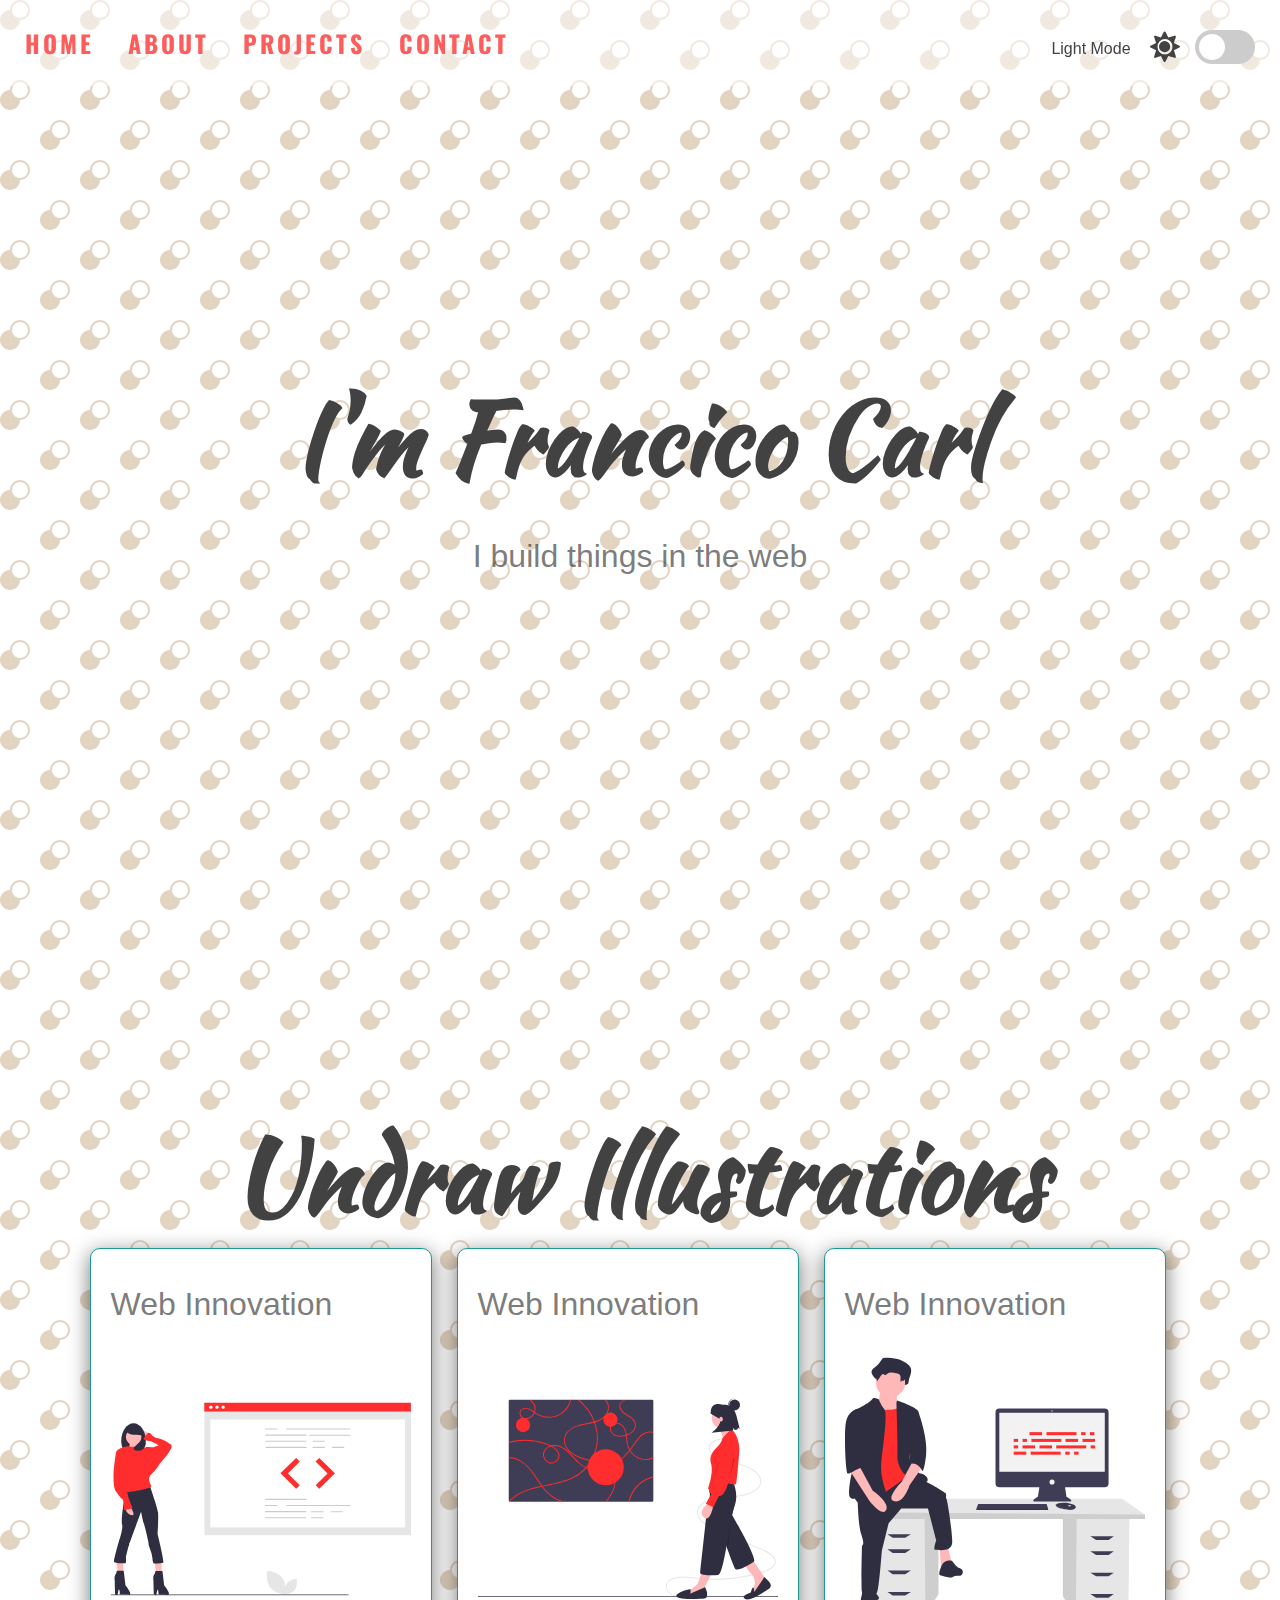
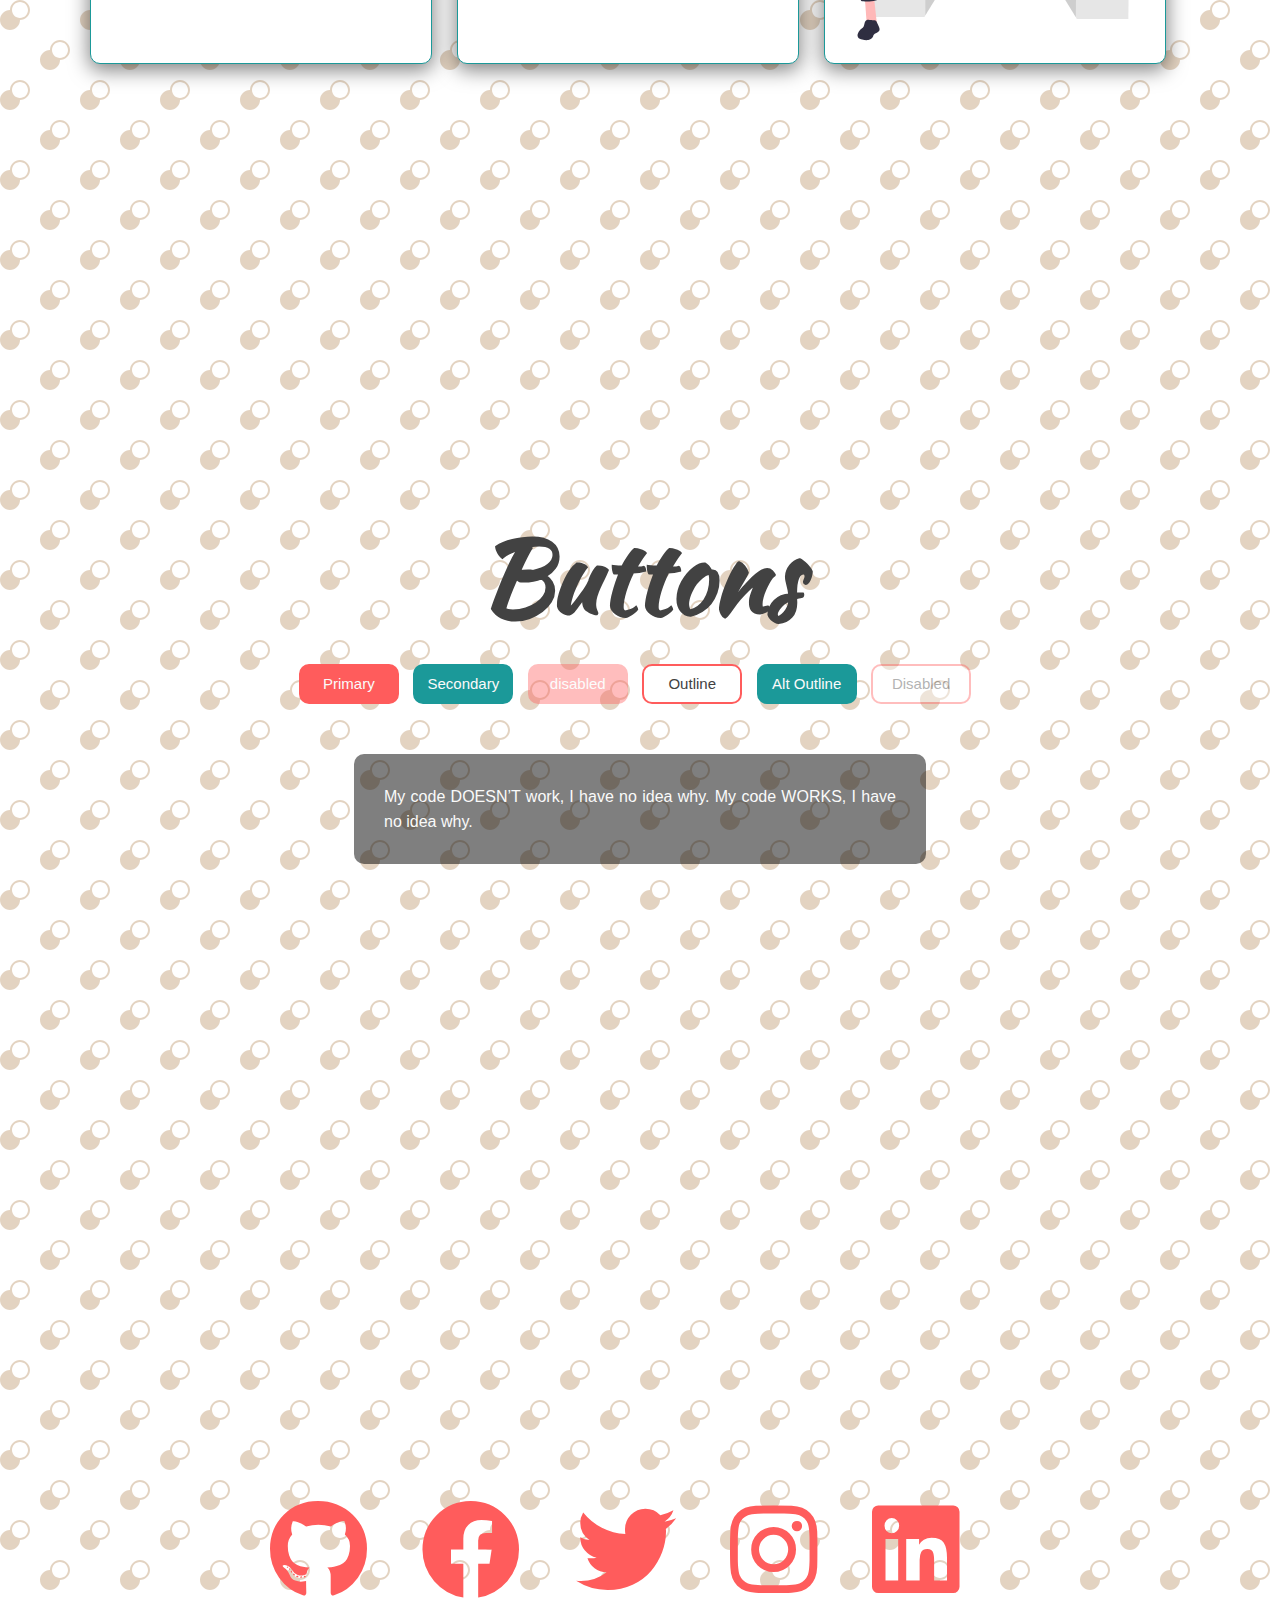
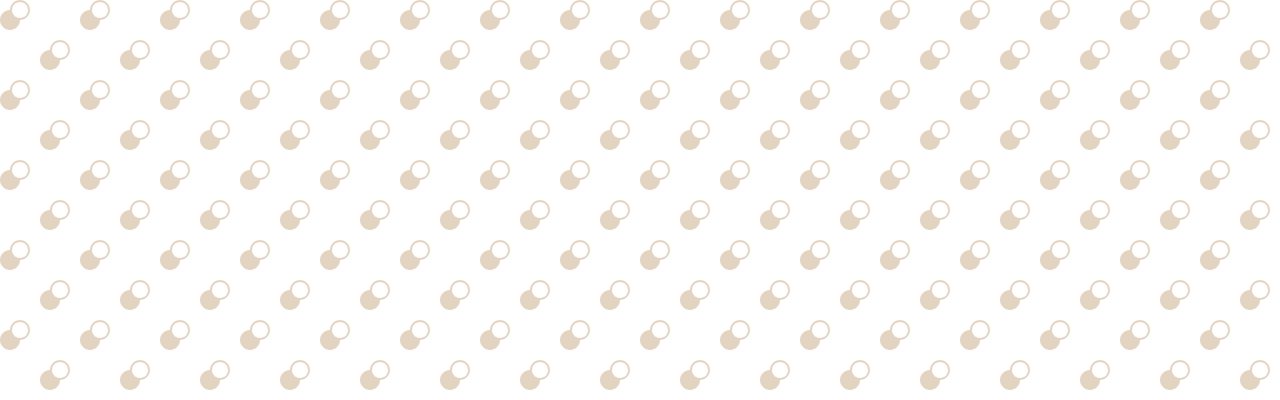
<file: Light-Dark Mode/index.html>
<!DOCTYPE html>
<html lang="en">
<head>
    <meta charset="UTF-8">
    <meta name="viewport" content="width=device-width, initial-scale=1.0">
    <title>Nocturnal</title>
    <link rel="stylesheet" href="https://cdnjs.cloudflare.com/ajax/libs/font-awesome/5.10.2/css/all.min.css"/>
    <link rel="stylesheet" href="style.css">
    <script defer src="script.js"></script>
</head>
<body>

<!-- Dark mode -->
<div class="theme-switch-wrapper">
     <span id="toggle-icon">
        <span class="toggle-text">Light Mode</span>
        <i class="pivot fas fa-sun"></i>
     </span>
     <label class="theme-switch">
        <input type="checkbox">
        <div class="slider round"></div>
     </label>
</div>

<!-- Nav -->
<nav id="main-nav">
    <a href="#home">Home</a>
    <a href="#about">About</a>
    <a href="#projects">Projects</a>
    <a href="#contact">Contact</a>
</nav>

<!-- home -->
<section id="home">
    <div class="title-group">
        <h1>I'm Francico Carl</h1>
        <h2>I build things in the web</h2>
    </div>
</section>

<!-- about -->
<section id="about">
    <h1>Undraw Illustrations</h1>
    <div class="about-container">
        
        <div class="image-container">
            <h2>Web Innovation</h2>
            <img src="img/undraw_proud_coder_light.svg" alt="Proud_coder" id="img1">
        </div>
    <div class="about-container">

        <div class="image-container">
            <h2>Web Innovation</h2>
            <img src="img/undraw_conceptual_idea_light.svg" alt="Proud_coder" id="img2">
        </div>
    <div class="about-container">

        <div class="image-container">
            <h2>Web Innovation</h2>
            <img src="img/undraw_feeling_proud_light.svg" alt="Proud_coder" id="img3">
        </div>
    </div>

</section>

<!-- projects -->
<section id="projects">

    <h1>Buttons</h1>
    <div class="buttons">
        <button class="primary">Primary</button>
        <button class="secondary">Secondary</button>
        <button class="primary" disabled>disabled</button>
        <button class="outline">Outline</button>
        <button class="secondary">Alt Outline</button>
        <button class="outline" disabled>Disabled</button>
    </div>

    <div class="text-box" id="text-box">
        <p>My code DOESN’T work, I have no idea why. My code WORKS, I have no idea why.</p>
    </div>

</section>

<!-- contact -->
<section id="contact">
    <div class="social-icons">
        <i class="fab fa-brands fa-github"></i>
        <i class="fab fa-brands fa-facebook"></i>
        <i class="fab fa-brands fa-twitter"></i>
        <i class="fab fa-brands fa-instagram"></i>
        <i class="fab fa-brands fa-linkedin"></i>
    </div>
</section>

</body>
</html>
</file>
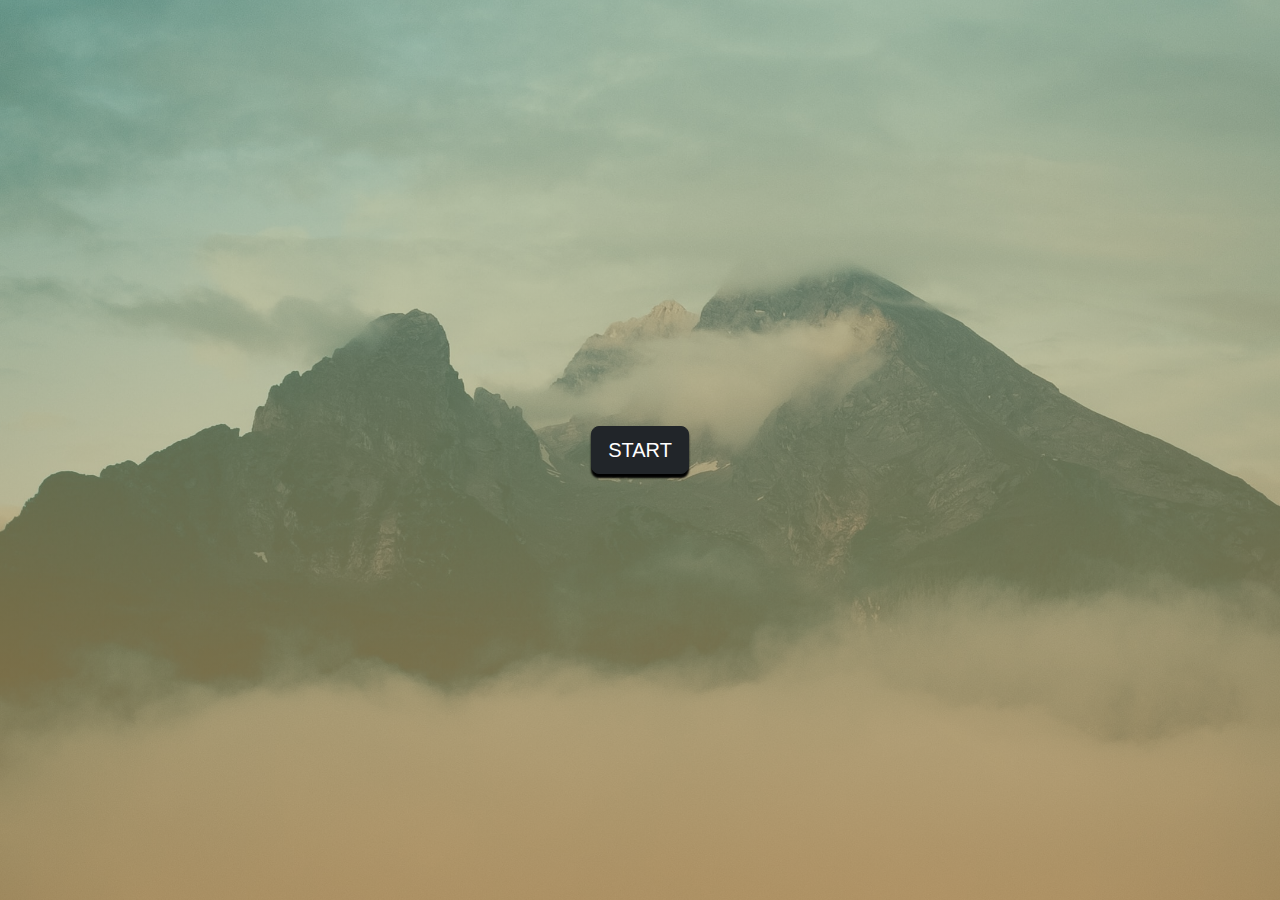
<file: picture-in-picture/index.html>
<!DOCTYPE html>
<html lang="en">
<head>
    <meta charset="UTF-8">
    <meta http-equiv="X-UA-Compatible" content="IE=edge">
    <meta name="viewport" content="width=device-width, initial-scale=1.0">
    <title>Floating window</title>
    <link rel="stylesheet" href="https://cdn.jsdelivr.net/npm/bootstrap@5.2.1/dist/css/bootstrap.min.css">
    <link rel="stylesheet" href="style.css">

    
</head>
<body>

<!-- Video -->
<video id="video" controls height="360" width="640" hidden></video>
<!-- Button -->
<div class="button-container">
    <button class="mod btn btn-dark btn-lg" id="button">START</button>
</div>

<script defer src="app.js"></script>

    
</body>
</html>
</file>
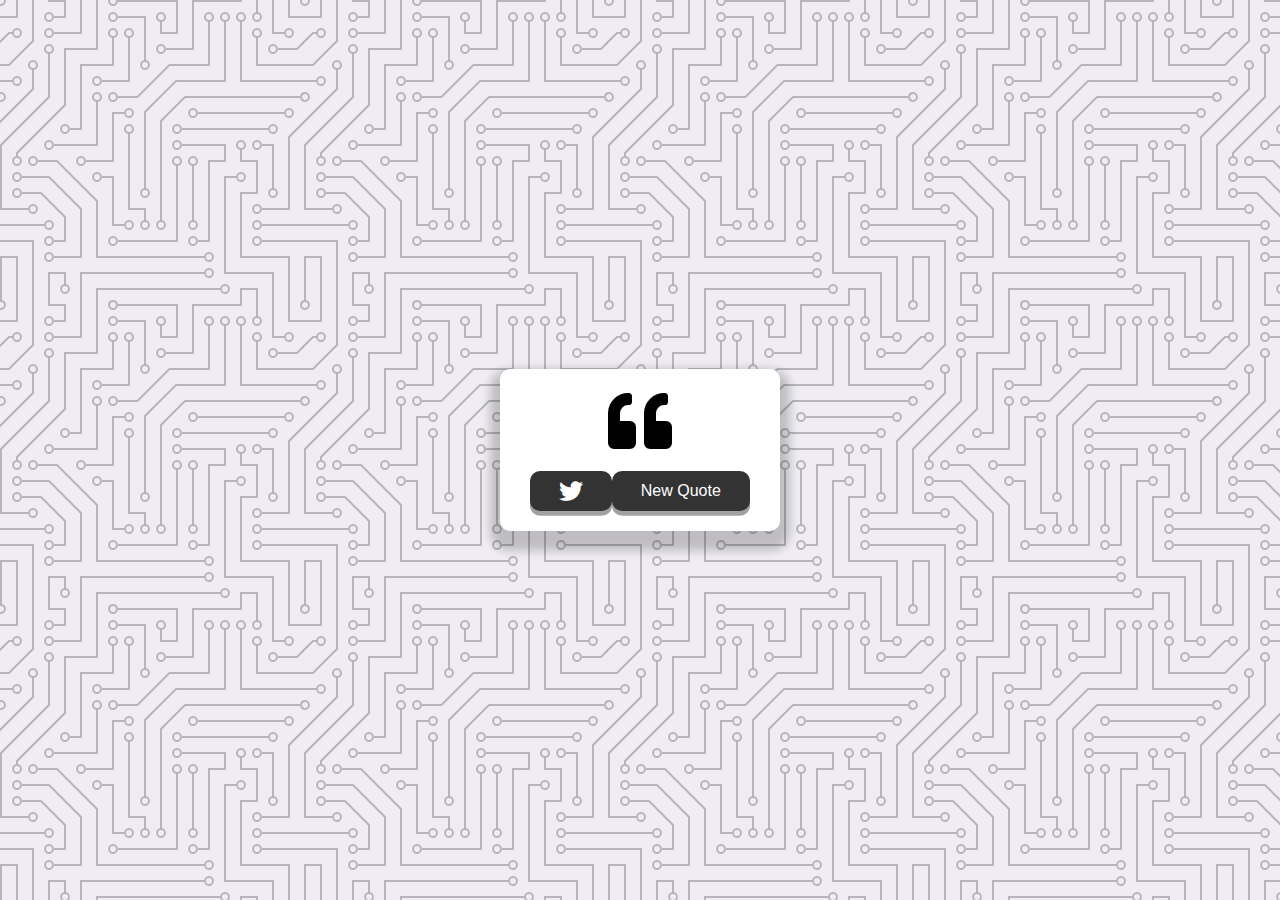
<file: quote-generator/index.html>
<!DOCTYPE html>
<html lang="en">
<head>
    <meta charset="UTF-8">
    <meta name="viewport" content="width=device-width, initial-scale=1.0">
    <title>Quotes</title>
    <link rel="icon" type="image/png" href="favicon.png">
    <link rel="stylesheet" href="https://cdnjs.cloudflare.com/ajax/libs/font-awesome/5.10.2/css/all.min.css"/>
    <link rel="stylesheet" href="style.css">
</head>
<body>

    <div class="q-container" id="q-container">
        

        <!-- quote  -->
        <div class="q-text">

            <i class="fas fa-quote-left"></i>
            <span id="quote"></span>
        </div>

        <!-- author -->
        <div class="q-author">
            <span id="author"></span>
        </div>

        <!-- Buttons -->

        <div class="btn-container">

            <button class="twitter-button" id="twitter" title="Tweet This">

                <i class="fab fa-twitter"></i>

            </button>


            <button id="new-q">New Quote</button>


        </div>

    </div>
    </div>
    <!-- Script -->
    <script src="script.js"></script>
</body>
</html>
</file>
<file: Light-Dark Mode/style.css>
@import url('https://fonts.googleapis.com/css2?family=Amatic+SC:wght@400;700&family=Comfortaa:wght@300&family=Kaushan+Script&family=Oswald&display=swap');

:root {
  --primary-color: rgb(255, 92, 92);
  --primary-variant: #ff2d2d;
  --secondary-color: #1b9999;
  --on-primary: rgb(250, 250, 250);
  --on-background: rgb(66, 66, 66);
  --on-background-alt: rgba(66, 66, 66, 0.7);
  --background: rgb(255, 255, 255);
  --box-shadow: 0 5px 20px 1px rgba(0, 0, 0, 0.5);
}

[data-theme="dark"] {
  --primary-color: rgb(150, 65, 255);
  --primary-variant: #6c63ff;
  --secondary-color: #03dac5;
  --on-primary: #000;
  --on-background: rgba(255, 255, 255, 0.9);
  --on-background-alt: rgba(255, 255, 255, 0.7);
  --background: #121212;
}

html {
  box-sizing: border-box;
  scroll-behavior: smooth;
}

body {
  margin: 0;
  font-family: Comforta, sans-serif;
  color: var(--on-background);
  background-color: var(--background);
  background-image: url("data:image/svg+xml,%3Csvg width='80' height='80' viewBox='0 0 80 80' xmlns='http://www.w3.org/2000/svg'%3E%3Cg fill='none' fill-rule='evenodd'%3E%3Cg fill='%23b99264' fill-opacity='0.4'%3E%3Cpath d='M50 50c0-5.523 4.477-10 10-10s10 4.477 10 10-4.477 10-10 10c0 5.523-4.477 10-10 10s-10-4.477-10-10 4.477-10 10-10zM10 10c0-5.523 4.477-10 10-10s10 4.477 10 10-4.477 10-10 10c0 5.523-4.477 10-10 10S0 25.523 0 20s4.477-10 10-10zm10 8c4.418 0 8-3.582 8-8s-3.582-8-8-8-8 3.582-8 8 3.582 8 8 8zm40 40c4.418 0 8-3.582 8-8s-3.582-8-8-8-8 3.582-8 8 3.582 8 8 8z' /%3E%3C/g%3E%3C/g%3E%3C/svg%3E");
  }

section {
  min-height: 100vh;
  display: flex;
  justify-content: center;
  align-items: center;
  flex-direction: column;
}

h1 {
  font-size: 100px;
  margin-bottom: 0;
  font-family: Kaushan Script, sans-serif;
}

h2 {
  font-size: 32px;
  font-weight: normal;
  color: var(--on-background-alt);
}

/* Navigation */
nav {
  z-index: 10;
  position: fixed;
  font-size: 24px;
  letter-spacing: 3px;
  padding: 25px;
  width: 100vw;
  background: rgb(255 255 255 / 50%);
  font-family: Oswald, sans-serif;
}

a {
  margin-right: 25px;
  color: var(--primary-color);
  text-decoration: none;
  border-bottom: 3px solid transparent;
  font-weight: bold;
  text-transform: uppercase ;
}

a:hover,
a:focus {
  color: var(--on-background);
  border-bottom: 3px solid;
}

/* Home Section */
.title-group {
  text-align: center;
}

/* About Section */
.about-container {
  display: flex;
}

.image-container {
  border: 1px solid var(--secondary-color);
  border-radius: 10px;
  padding: 10px 20px;
  margin-right: 25px;
  width: auto;
  background: var(--background);
  box-shadow: var(--box-shadow);
}

img {
  height: 300px;
  width: 300px;
}

/* Projects Section */
.buttons {
  margin-top: 15px;
  margin-bottom: 50px;
}

button {
  min-width: 100px;
  height: 40px;
  cursor: pointer;
  border-radius: 10px;
  margin-right: 10px;
  border: 2px solid var(--primary-color);
  font-size: 15px;
  outline: none;
}

button:disabled {
  opacity: 0.4;
  cursor: default;
}

button:hover:not(.outline) {
  filter: brightness(110%);
}

.primary {
  background: var(--primary-color);
  color: var(--on-primary);
}

.secondary {
  border: 2px solid var(--secondary-color);
}

.secondary,
.secondary:hover,
.outline.secondary:hover {
  background: var(--secondary-color);
  color: var(--on-primary);
}

.outline {
  background: var(--background);
  color: var(--on-background);
}

.outline:hover {
  background: var(--primary-color);
  color: var(--on-primary);
}

.text-box {
  width: 40%;
  text-align: justify;
  background: rgb(0 0 0 / 50%);
  color: var(--on-primary);
  border-radius: 10px;
  padding: 30px;
}

p {
  margin: 0;
  line-height: 25px;
}

/* Contact Section */
.fab {
  font-size: 100px;
  margin-right: 50px;
  cursor: pointer;
  color: var(--primary-color);
}

.fab:hover {
  color: var(--on-background);
}

/* Dark Mode Toggle */
.theme-switch-wrapper {
  display: flex;
  align-items: center;
  z-index: 100;
  position: fixed;
  right: 25px;
  top: 30px;
}

.theme-switch-wrapper span {
  margin-right: 10px;
  font-size: 1rem;
}

.toggle-text {
  position: relative;
  top: -4px;
  right: 5px;
  color: var(--on-background);
}

.theme-switch {
  display: inline-block;
  height: 34px;
  position: relative;
  width: 60px;
}

.theme-switch input {
  display: none;
}

.slider {
  background: #ccc;
  bottom: 0;
  cursor: pointer;
  left: 0;
  position: absolute;
  right: 0;
  top: 0;
  transition: 0.4s;
}

.slider::before {
  background: #fff;
  bottom: 4px;
  content: "";
  height: 26px;
  left: 4px;
  position: absolute;
  transition: 0.4s;
  width: 26px;
}

input:checked + .slider {
  background: var(--primary-color);
}

input:checked + .slider::before {
  transform: translateX(26px);
}

.slider.round {
  border-radius: 34px;
}

.slider.round::before {
  border-radius: 50%;
}

.fas {
  font-size: 30px;
  margin-right: 5px;
}
</file>
<file: picture-in-picture/style.css>
@import url('https://fonts.googleapis.com/css2?family=Amatic+SC:wght@400;700&display=swap');

/* BOILER */
html{
    box-sizing: border-box;
}

body{
    margin: 0;
    height: 100vh;
    overflow: hidden;
    background: linear-gradient(rgba(96, 172, 120, 0.4),rgba(189, 148, 81, 0.7)), url('bg.jpg') ;
    background-repeat: no-repeat;
    background-size:cover;
    background-position-y:20%;
    display: flex;
    justify-content: center;
    align-items: center;
    font-family: Amatic,sans-serif;
}

/* ***************** */


.button-container .mod{

    box-shadow: 0 0.2rem 2px rgb(0, 0, 0);
}

.button-container .mod:active{

    transform: translateY(0.3rem);
    box-shadow: 0 0 rgba(255, 255, 254, 0);
}
</file>
<file: quote-generator/style.css>
@import url('https://fonts.googleapis.com/css2?family=Montserrat:ital,wght@0,300;0,500;1,700&display=swap');


html {
  box-sizing: border-box;
}

body{
  margin: 0;
  background-color: #efedf3;
  background-image: url("data:image/svg+xml,%3Csvg xmlns='http://www.w3.org/2000/svg' viewBox='0 0 304 304' width='304' height='304'%3E%3Cpath fill='%23050505' fill-opacity='0.24' d='M44.1 224a5 5 0 1 1 0 2H0v-2h44.1zm160 48a5 5 0 1 1 0 2H82v-2h122.1zm57.8-46a5 5 0 1 1 0-2H304v2h-42.1zm0 16a5 5 0 1 1 0-2H304v2h-42.1zm6.2-114a5 5 0 1 1 0 2h-86.2a5 5 0 1 1 0-2h86.2zm-256-48a5 5 0 1 1 0 2H0v-2h12.1zm185.8 34a5 5 0 1 1 0-2h86.2a5 5 0 1 1 0 2h-86.2zM258 12.1a5 5 0 1 1-2 0V0h2v12.1zm-64 208a5 5 0 1 1-2 0v-54.2a5 5 0 1 1 2 0v54.2zm48-198.2V80h62v2h-64V21.9a5 5 0 1 1 2 0zm16 16V64h46v2h-48V37.9a5 5 0 1 1 2 0zm-128 96V208h16v12.1a5 5 0 1 1-2 0V210h-16v-76.1a5 5 0 1 1 2 0zm-5.9-21.9a5 5 0 1 1 0 2H114v48H85.9a5 5 0 1 1 0-2H112v-48h12.1zm-6.2 130a5 5 0 1 1 0-2H176v-74.1a5 5 0 1 1 2 0V242h-60.1zm-16-64a5 5 0 1 1 0-2H114v48h10.1a5 5 0 1 1 0 2H112v-48h-10.1zM66 284.1a5 5 0 1 1-2 0V274H50v30h-2v-32h18v12.1zM236.1 176a5 5 0 1 1 0 2H226v94h48v32h-2v-30h-48v-98h12.1zm25.8-30a5 5 0 1 1 0-2H274v44.1a5 5 0 1 1-2 0V146h-10.1zm-64 96a5 5 0 1 1 0-2H208v-80h16v-14h-42.1a5 5 0 1 1 0-2H226v18h-16v80h-12.1zm86.2-210a5 5 0 1 1 0 2H272V0h2v32h10.1zM98 101.9V146H53.9a5 5 0 1 1 0-2H96v-42.1a5 5 0 1 1 2 0zM53.9 34a5 5 0 1 1 0-2H80V0h2v34H53.9zm60.1 3.9V66H82v64H69.9a5 5 0 1 1 0-2H80V64h32V37.9a5 5 0 1 1 2 0zM101.9 82a5 5 0 1 1 0-2H128V37.9a5 5 0 1 1 2 0V82h-28.1zm16-64a5 5 0 1 1 0-2H146v44.1a5 5 0 1 1-2 0V18h-26.1zm102.2 270a5 5 0 1 1 0 2H98v14h-2v-16h124.1zM242 149.9V160h16v34h-16v62h48v48h-2v-46h-48v-66h16v-30h-16v-12.1a5 5 0 1 1 2 0zM53.9 18a5 5 0 1 1 0-2H64V2H48V0h18v18H53.9zm112 32a5 5 0 1 1 0-2H192V0h50v2h-48v48h-28.1zm-48-48a5 5 0 0 1-9.8-2h2.07a3 3 0 1 0 5.66 0H178v34h-18V21.9a5 5 0 1 1 2 0V32h14V2h-58.1zm0 96a5 5 0 1 1 0-2H137l32-32h39V21.9a5 5 0 1 1 2 0V66h-40.17l-32 32H117.9zm28.1 90.1a5 5 0 1 1-2 0v-76.51L175.59 80H224V21.9a5 5 0 1 1 2 0V82h-49.59L146 112.41v75.69zm16 32a5 5 0 1 1-2 0v-99.51L184.59 96H300.1a5 5 0 0 1 3.9-3.9v2.07a3 3 0 0 0 0 5.66v2.07a5 5 0 0 1-3.9-3.9H185.41L162 121.41v98.69zm-144-64a5 5 0 1 1-2 0v-3.51l48-48V48h32V0h2v50H66v55.41l-48 48v2.69zM50 53.9v43.51l-48 48V208h26.1a5 5 0 1 1 0 2H0v-65.41l48-48V53.9a5 5 0 1 1 2 0zm-16 16V89.41l-34 34v-2.82l32-32V69.9a5 5 0 1 1 2 0zM12.1 32a5 5 0 1 1 0 2H9.41L0 43.41V40.6L8.59 32h3.51zm265.8 18a5 5 0 1 1 0-2h18.69l7.41-7.41v2.82L297.41 50H277.9zm-16 160a5 5 0 1 1 0-2H288v-71.41l16-16v2.82l-14 14V210h-28.1zm-208 32a5 5 0 1 1 0-2H64v-22.59L40.59 194H21.9a5 5 0 1 1 0-2H41.41L66 216.59V242H53.9zm150.2 14a5 5 0 1 1 0 2H96v-56.6L56.6 162H37.9a5 5 0 1 1 0-2h19.5L98 200.6V256h106.1zm-150.2 2a5 5 0 1 1 0-2H80v-46.59L48.59 178H21.9a5 5 0 1 1 0-2H49.41L82 208.59V258H53.9zM34 39.8v1.61L9.41 66H0v-2h8.59L32 40.59V0h2v39.8zM2 300.1a5 5 0 0 1 3.9 3.9H3.83A3 3 0 0 0 0 302.17V256h18v48h-2v-46H2v42.1zM34 241v63h-2v-62H0v-2h34v1zM17 18H0v-2h16V0h2v18h-1zm273-2h14v2h-16V0h2v16zm-32 273v15h-2v-14h-14v14h-2v-16h18v1zM0 92.1A5.02 5.02 0 0 1 6 97a5 5 0 0 1-6 4.9v-2.07a3 3 0 1 0 0-5.66V92.1zM80 272h2v32h-2v-32zm37.9 32h-2.07a3 3 0 0 0-5.66 0h-2.07a5 5 0 0 1 9.8 0zM5.9 0A5.02 5.02 0 0 1 0 5.9V3.83A3 3 0 0 0 3.83 0H5.9zm294.2 0h2.07A3 3 0 0 0 304 3.83V5.9a5 5 0 0 1-3.9-5.9zm3.9 300.1v2.07a3 3 0 0 0-1.83 1.83h-2.07a5 5 0 0 1 3.9-3.9zM97 100a3 3 0 1 0 0-6 3 3 0 0 0 0 6zm0-16a3 3 0 1 0 0-6 3 3 0 0 0 0 6zm16 16a3 3 0 1 0 0-6 3 3 0 0 0 0 6zm16 16a3 3 0 1 0 0-6 3 3 0 0 0 0 6zm0 16a3 3 0 1 0 0-6 3 3 0 0 0 0 6zm-48 32a3 3 0 1 0 0-6 3 3 0 0 0 0 6zm16 16a3 3 0 1 0 0-6 3 3 0 0 0 0 6zm32 48a3 3 0 1 0 0-6 3 3 0 0 0 0 6zm-16 16a3 3 0 1 0 0-6 3 3 0 0 0 0 6zm32-16a3 3 0 1 0 0-6 3 3 0 0 0 0 6zm0-32a3 3 0 1 0 0-6 3 3 0 0 0 0 6zm16 32a3 3 0 1 0 0-6 3 3 0 0 0 0 6zm32 16a3 3 0 1 0 0-6 3 3 0 0 0 0 6zm0-16a3 3 0 1 0 0-6 3 3 0 0 0 0 6zm-16-64a3 3 0 1 0 0-6 3 3 0 0 0 0 6zm16 0a3 3 0 1 0 0-6 3 3 0 0 0 0 6zm16 96a3 3 0 1 0 0-6 3 3 0 0 0 0 6zm0 16a3 3 0 1 0 0-6 3 3 0 0 0 0 6zm16 16a3 3 0 1 0 0-6 3 3 0 0 0 0 6zm16-144a3 3 0 1 0 0-6 3 3 0 0 0 0 6zm0 32a3 3 0 1 0 0-6 3 3 0 0 0 0 6zm16-32a3 3 0 1 0 0-6 3 3 0 0 0 0 6zm16-16a3 3 0 1 0 0-6 3 3 0 0 0 0 6zm-96 0a3 3 0 1 0 0-6 3 3 0 0 0 0 6zm0 16a3 3 0 1 0 0-6 3 3 0 0 0 0 6zm16-32a3 3 0 1 0 0-6 3 3 0 0 0 0 6zm96 0a3 3 0 1 0 0-6 3 3 0 0 0 0 6zm-16-64a3 3 0 1 0 0-6 3 3 0 0 0 0 6zm16-16a3 3 0 1 0 0-6 3 3 0 0 0 0 6zm-32 0a3 3 0 1 0 0-6 3 3 0 0 0 0 6zm0-16a3 3 0 1 0 0-6 3 3 0 0 0 0 6zm-16 0a3 3 0 1 0 0-6 3 3 0 0 0 0 6zm-16 0a3 3 0 1 0 0-6 3 3 0 0 0 0 6zm-16 0a3 3 0 1 0 0-6 3 3 0 0 0 0 6zM49 36a3 3 0 1 0 0-6 3 3 0 0 0 0 6zm-32 0a3 3 0 1 0 0-6 3 3 0 0 0 0 6zm32 16a3 3 0 1 0 0-6 3 3 0 0 0 0 6zM33 68a3 3 0 1 0 0-6 3 3 0 0 0 0 6zm16-48a3 3 0 1 0 0-6 3 3 0 0 0 0 6zm0 240a3 3 0 1 0 0-6 3 3 0 0 0 0 6zm16 32a3 3 0 1 0 0-6 3 3 0 0 0 0 6zm-16-64a3 3 0 1 0 0-6 3 3 0 0 0 0 6zm0 16a3 3 0 1 0 0-6 3 3 0 0 0 0 6zm-16-32a3 3 0 1 0 0-6 3 3 0 0 0 0 6zm80-176a3 3 0 1 0 0-6 3 3 0 0 0 0 6zm16 0a3 3 0 1 0 0-6 3 3 0 0 0 0 6zm-16-16a3 3 0 1 0 0-6 3 3 0 0 0 0 6zm32 48a3 3 0 1 0 0-6 3 3 0 0 0 0 6zm16-16a3 3 0 1 0 0-6 3 3 0 0 0 0 6zm0-32a3 3 0 1 0 0-6 3 3 0 0 0 0 6zm112 176a3 3 0 1 0 0-6 3 3 0 0 0 0 6zm-16 16a3 3 0 1 0 0-6 3 3 0 0 0 0 6zm0 16a3 3 0 1 0 0-6 3 3 0 0 0 0 6zm0 16a3 3 0 1 0 0-6 3 3 0 0 0 0 6zM17 180a3 3 0 1 0 0-6 3 3 0 0 0 0 6zm0 16a3 3 0 1 0 0-6 3 3 0 0 0 0 6zm0-32a3 3 0 1 0 0-6 3 3 0 0 0 0 6zm16 0a3 3 0 1 0 0-6 3 3 0 0 0 0 6zM17 84a3 3 0 1 0 0-6 3 3 0 0 0 0 6zm32 64a3 3 0 1 0 0-6 3 3 0 0 0 0 6zm16-16a3 3 0 1 0 0-6 3 3 0 0 0 0 6z'%3E%3C/path%3E%3C/svg%3E");
  color: black;
  font-family: 'Montserrat', sans-serif;
  min-height: 100vh;
  font-weight: 700;
  text-align: center;
  display: flex;
  justify-content: center;
  align-items: center;

}

.q-container{
  width: auto;
  max-width: 900px;
  padding: 20px 30px;
  border-radius: 10px;
  background-color: rgba(255, 255, 255, 1);
  box-shadow: 0 10px 10px 10px rgba(0, 0,0, 0.2);
}



.q-text{
  font-size: 2.75rem;
}

.long-q{
  font-size: 1.8rem;
}

.fa-quote-left{
  font-size: 4rem;
}

.q-author{
  margin-top: 15px;
  font-size: 2rem;
  font-weight: 400;
  font-style: italic;
}

.btn-container{
  margin-top: 15px;
  display: flex;
  justify-content: space-between;
}

button{
  cursor: pointer;
  font-size: 1rem;
  height: 2.5rem;
  border: none;
  border-radius: 10px;
  color: #fff;
  background: #333;
  outline: none;
  padding: 0.5rem 1.8rem;
  box-shadow: 0 0.3rem  rgba(121,121,121, 0.70);
}

button:hover{
  filter: (brightness(120%))
}

button:active{
  transform: translate(0, 0.3rem);
  box-shadow: 0 0.1rem  rgba(255,255,255, 0.65);
}

.twitter-button:hover{
  color: #38a1f3;
}

.fa-twitter{
  font-size: 1.5rem;
}

/* media query: Tablets and smaller Screens*/

@media screen and (max-width: 1000px){
  
  .q-container{
    margin: auto 10px;
  }

  .q-text{
    font-size: 2.5rem;
  }


}
</file>
